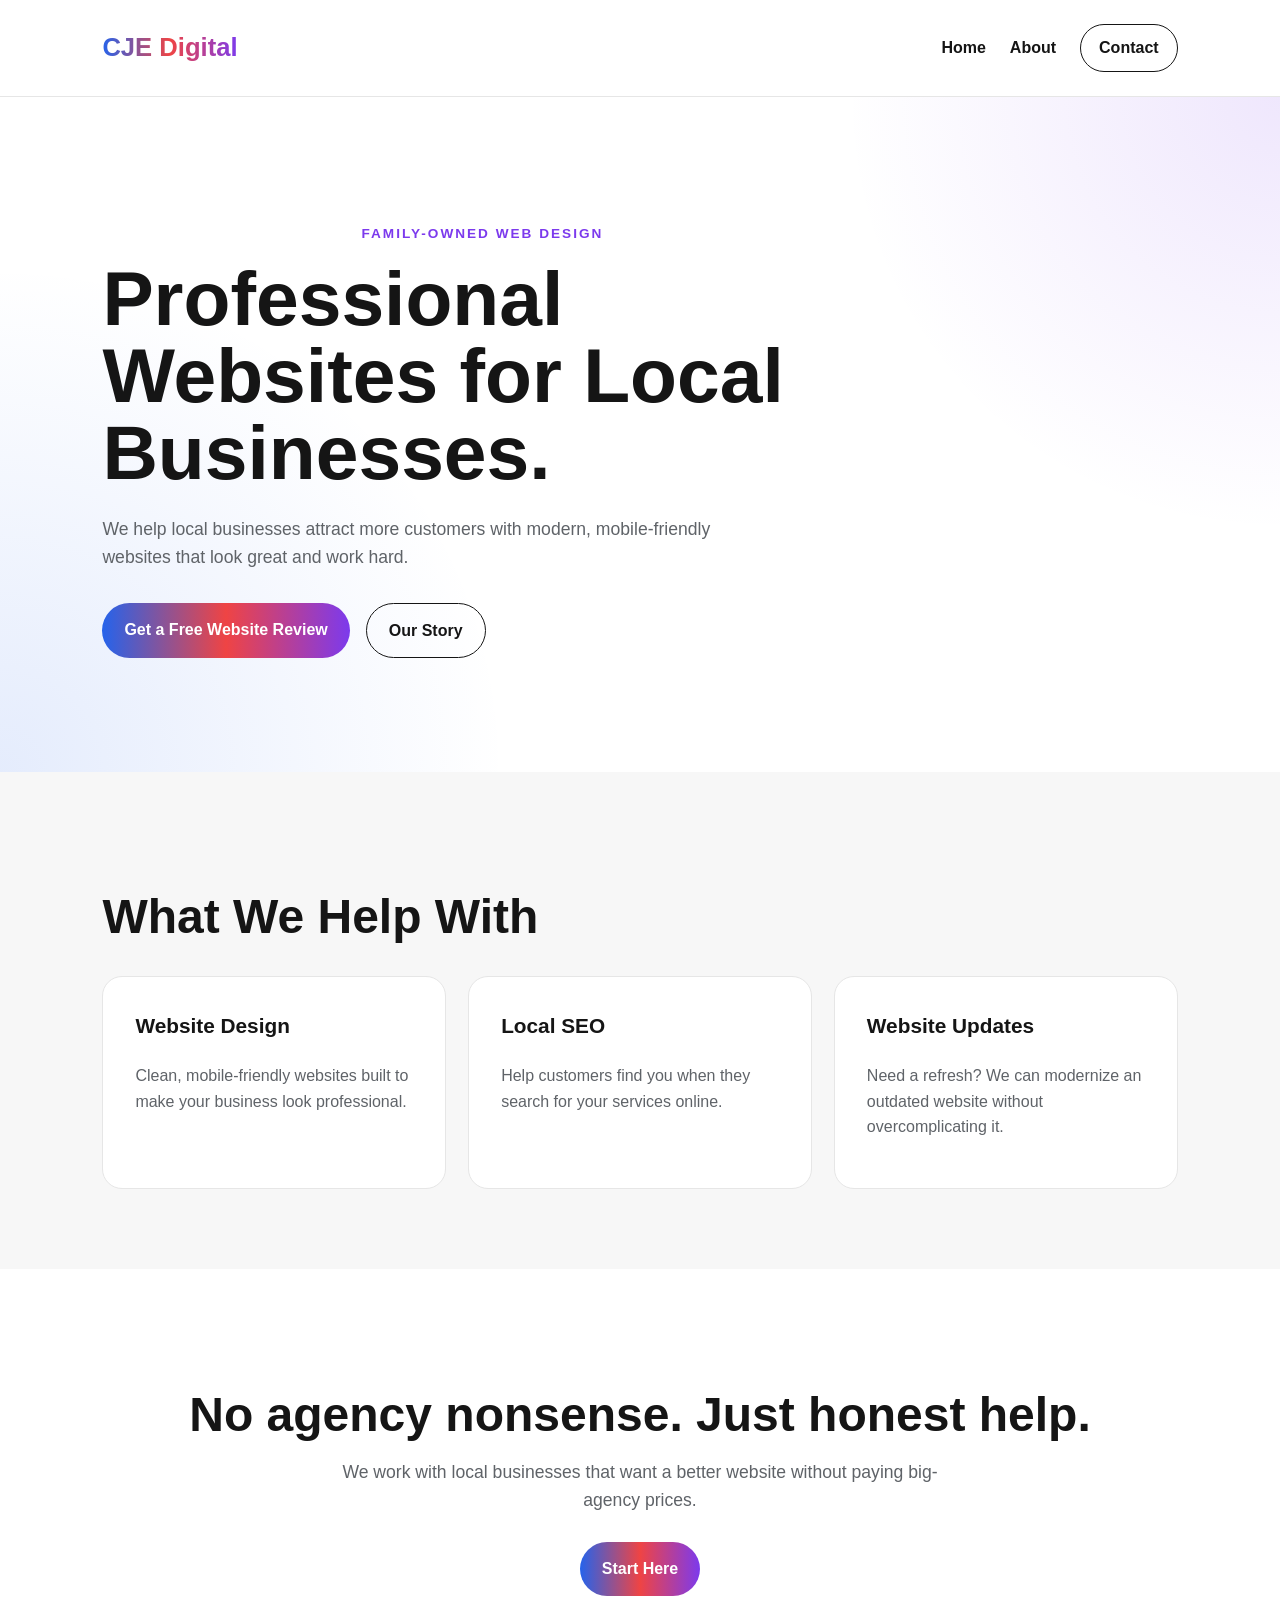
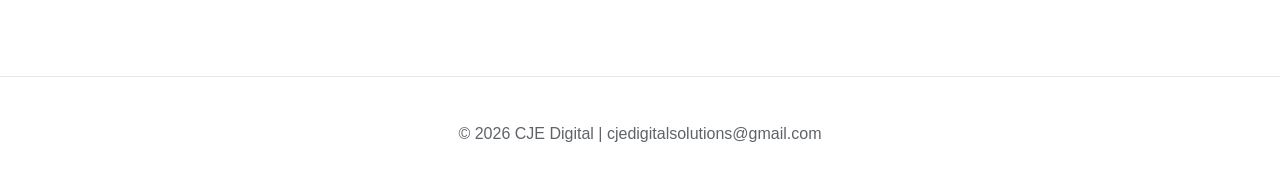
<file: index.html>
<!DOCTYPE html>
<html lang="en">
<head>
  <meta charset="UTF-8" />
  <meta name="viewport" content="width=device-width, initial-scale=1.0" />
  <title>CJE Digital | Websites for Local Businesses</title>
  <link rel="stylesheet" href="styles.css" />
</head>
<body>
  <header class="site-header">
    <a href="index.html" class="logo">CJE Digital</a>
    <nav>
      <a href="index.html">Home</a>
      <a href="about.html">About</a>
      <a href="contact.html" class="nav-button">Contact</a>
    </nav>
  </header>

  <main>
    <section class="hero">
      <div class="hero-content">
        <p class="eyebrow">Family-owned web design</p>
        <h1>Professional Websites for Local Businesses.</h1>
        <p class="hero-text">
          We help local businesses attract more customers with modern,
          mobile-friendly websites that look great and work hard.
        </p>
        <div class="hero-buttons">
          <a href="contact.html" class="button primary">Get a Free Website Review</a>
          <a href="about.html" class="button secondary">Our Story</a>
        </div>
      </div>
    </section>

    <section class="services">
      <h2>What We Help With</h2>
      <div class="service-grid">
        <div class="card">
          <h3>Website Design</h3>
          <p>Clean, mobile-friendly websites built to make your business look professional.</p>
        </div>
        <div class="card">
          <h3>Local SEO</h3>
          <p>Help customers find you when they search for your services online.</p>
        </div>
        <div class="card">
          <h3>Website Updates</h3>
          <p>Need a refresh? We can modernize an outdated website without overcomplicating it.</p>
        </div>
      </div>
    </section>

    <section class="cta">
      <h2>No agency nonsense. Just honest help.</h2>
      <p>We work with local businesses that want a better website without paying big-agency prices.</p>
      <a href="contact.html" class="button primary">Start Here</a>
    </section>
  </main>

  <footer>
    <p>© 2026 CJE Digital | cjedigitalsolutions@gmail.com</p>
  </footer>
</body>
</html>
</file>
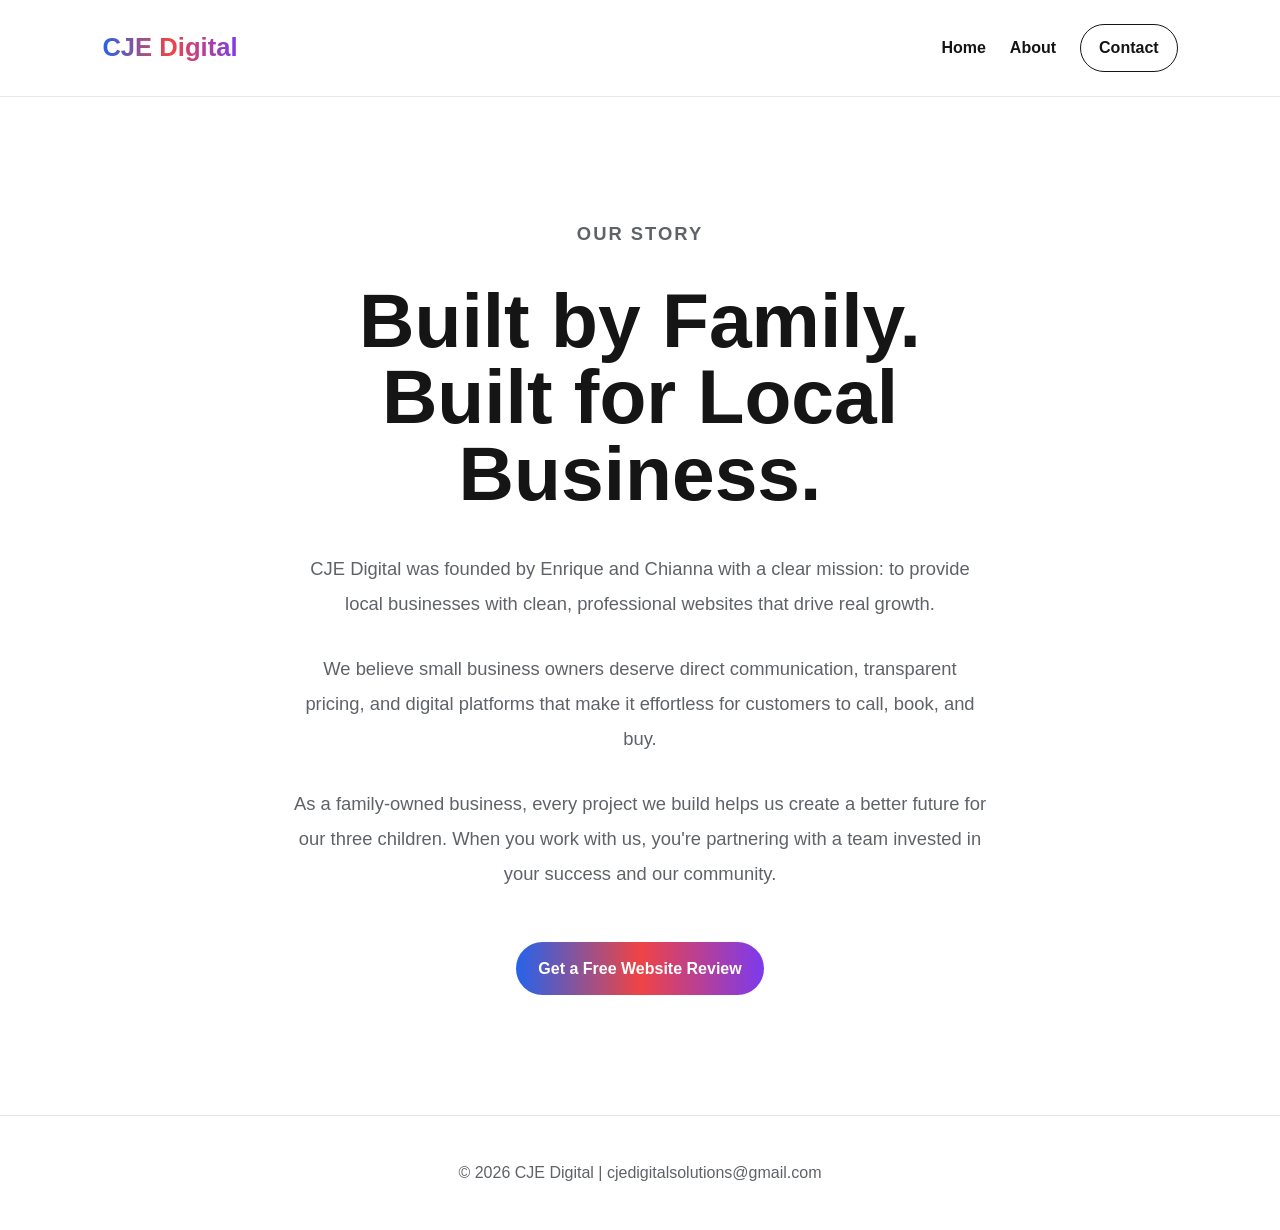
<file: about.html>
<!DOCTYPE html>
<html lang="en">
<head>
  <meta charset="UTF-8" />
  <meta name="viewport" content="width=device-width, initial-scale=1.0" />
  <title>About | CJE Digital</title>
  <link rel="stylesheet" href="styles.css" />
</head>
<body>
  <header class="site-header">
    <a href="index.html" class="logo">CJE Digital</a>

    <nav>
      <a href="index.html">Home</a>
      <a href="about.html">About</a>
      <a href="contact.html" class="nav-button">Contact</a>
    </nav>
  </header>

  <main>
    <section class="page-section about-page">
      <p class="eyebrow">Our Story</p>

      <h1>Built by Family. Built for Local Business.</h1>

      <p>
        CJE Digital was founded by Enrique and Chianna with a clear mission:
        to provide local businesses with clean, professional websites that drive real growth.
      </p>

      <p>
        We believe small business owners deserve direct communication, transparent pricing,
        and digital platforms that make it effortless for customers to call, book, and buy.
      </p>

      <p>
        As a family-owned business, every project we build helps us create a better future
        for our three children. When you work with us, you're partnering with a team invested in your success and our community.
      </p>

      <div class="about-cta">
        <a href="contact.html" class="button primary">
          Get a Free Website Review
        </a>
      </div>
    </section>
  </main>

  <footer>
    <p>© 2026 CJE Digital | cjedigitalsolutions@gmail.com</p>
  </footer>
</body>
</html>
</file>
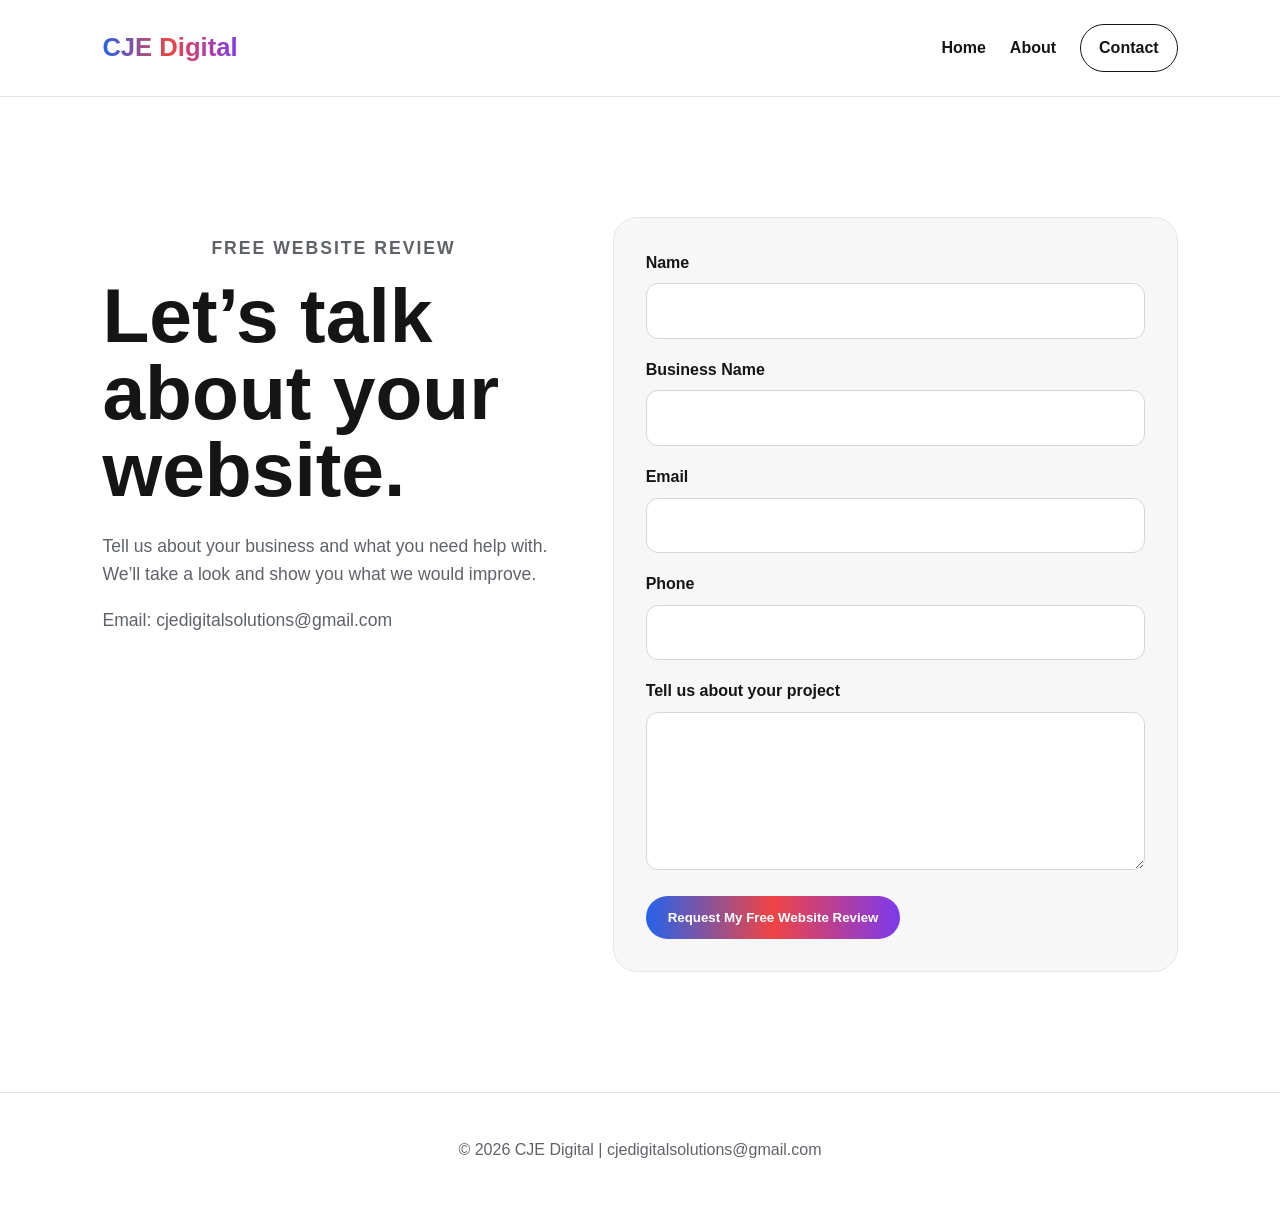
<file: contact.html>
<!DOCTYPE html>
<html lang="en">
<head>
  <meta charset="UTF-8" />
  <meta name="viewport" content="width=device-width, initial-scale=1.0" />
  <title>Contact | CJE Digital</title>
  <link rel="stylesheet" href="styles.css" />
</head>
<body>
  <header class="site-header">
    <a href="index.html" class="logo">CJE Digital</a>
    <nav>
      <a href="index.html">Home</a>
      <a href="about.html">About</a>
      <a href="contact.html" class="nav-button">Contact</a>
    </nav>
  </header>

  <main>
    <section class="page-section contact-section">
      <div>
        <p class="eyebrow">Free website review</p>
        <h1>Let’s talk about your website.</h1>
        <p>
          Tell us about your business and what you need help with.
          We’ll take a look and show you what we would improve.
        </p>
        <p>
          Email: cjedigitalsolutions@gmail.com
        </p>
      </div>

      <form
        class="contact-form"
        action="https://formsubmit.co/cjedigitalsolutions@gmail.com"
        method="POST"
      >
        <input type="hidden" name="_subject" value="New CJE Digital Lead" />
        <input type="hidden" name="_captcha" value="false" />

        <label>
          Name
          <input type="text" name="name" required />
        </label>

        <label>
          Business Name
          <input type="text" name="business" />
        </label>

        <label>
          Email
          <input type="email" name="email" required />
        </label>

        <label>
          Phone
          <input type="tel" name="phone" />
        </label>

        <label>
          Tell us about your project
          <textarea name="message" rows="5" required></textarea>
        </label>

        <button type="submit" class="button primary">
          Request My Free Website Review
        </button>
      </form>
    </section>
  </main>

  <footer>
    <p>© 2026 CJE Digital | cjedigitalsolutions@gmail.com</p>
  </footer>
</body>
</html>
</file>
<file: styles.css>
:root {
  --dark: #151515;
  --gray: #5f6368;
  --light: #f7f7f7;
  --white: #ffffff;
  --border: #e6e6e6;
  --blue: #2563eb;
  --red: #ef4444;
  --purple: #7c3aed;
}

* {
  box-sizing: border-box;
}

body {
  margin: 0;
  font-family: Arial, Helvetica, sans-serif;
  color: var(--dark);
  background: var(--white);
  line-height: 1.6;
}

.site-header {
  width: 100%;
  padding: 24px 8%;
  display: flex;
  justify-content: space-between;
  align-items: center;
  border-bottom: 1px solid var(--border);
  background: var(--white);
}

.logo {
  font-size: 1.6rem;
  font-weight: 800;
  text-decoration: none;
  background: linear-gradient(90deg, var(--blue), var(--red), var(--purple));
  -webkit-background-clip: text;
  -webkit-text-fill-color: transparent;
}

nav {
  display: flex;
  align-items: center;
  gap: 24px;
}

nav a {
  color: var(--dark);
  text-decoration: none;
  font-weight: 600;
}

.nav-button {
  padding: 10px 18px;
  border: 1px solid var(--dark);
  border-radius: 999px;
}

.hero {
  min-height: 75vh;
  display: flex;
  align-items: center;
  padding: 80px 8%;
  background:
    radial-gradient(circle at top right, rgba(124, 58, 237, 0.12), transparent 30%),
    radial-gradient(circle at bottom left, rgba(37, 99, 235, 0.12), transparent 35%),
    var(--white);
}

.hero-content {
  max-width: 760px;
}

.eyebrow {
  color: var(--purple);
  font-weight: 800;
  text-transform: uppercase;
  letter-spacing: 2px;
  font-size: 0.85rem;
  text-align: center;
  margin-bottom: 15px;
}

h1 {
  font-size: clamp(2.5rem, 6vw, 5rem);
  line-height: 1;
  margin: 10px 0 24px;
}

h2 {
  font-size: clamp(2rem, 4vw, 3rem);
  line-height: 1.1;
  margin-bottom: 16px;
}

h3 {
  margin-top: 0;
  font-size: 1.3rem;
}

.hero-text,
.page-section p,
.cta p {
  font-size: 1.1rem;
  color: var(--gray);
  max-width: 650px;
}

.hero-buttons {
  margin-top: 32px;
  display: flex;
  gap: 16px;
  flex-wrap: wrap;
}

.button {
  display: inline-block;
  padding: 14px 22px;
  border-radius: 999px;
  font-weight: 800;
  text-decoration: none;
  border: none;
  cursor: pointer;
}

.primary {
  color: var(--white);
  background: linear-gradient(90deg, var(--blue), var(--red), var(--purple));
}

.secondary {
  color: var(--dark);
  border: 1px solid var(--dark);
  background: transparent;
}

.services {
  padding: 80px 8%;
  background: var(--light);
}

.service-grid {
  display: grid;
  grid-template-columns: repeat(3, 1fr);
  gap: 22px;
  margin-top: 32px;
}

.card {
  background: var(--white);
  padding: 32px;
  border-radius: 20px;
  border: 1px solid var(--border);
}

.card p {
  color: var(--gray);
}

.cta {
  padding: 80px 8%;
  text-align: center;
}

.cta p {
  margin: 0 auto 28px;
}

.page-section {
  padding: 120px 8%;
}

.about-page {
  max-width: 900px;
  margin: auto;
  text-align: center;
}

.about-page h1 {
  margin-bottom: 40px;
}

.about-page p {
  max-width: 750px;
  margin: 0 auto 30px;
  font-size: 1.15rem;
  color: var(--gray);
  line-height: 1.9;
}

.about-cta {
  margin-top: 50px;
}

.contact-section {
  display: grid;
  grid-template-columns: 0.9fr 1.1fr;
  gap: 48px;
  align-items: start;
}

.contact-form {
  background: var(--light);
  padding: 32px;
  border-radius: 24px;
  border: 1px solid var(--border);
}

.contact-form label {
  display: block;
  font-weight: 800;
  margin-bottom: 18px;
}

input,
textarea {
  width: 100%;
  margin-top: 8px;
  padding: 14px;
  border-radius: 12px;
  border: 1px solid #d6d6d6;
  font: inherit;
}

footer {
  padding: 28px 8%;
  text-align: center;
  border-top: 1px solid var(--border);
  color: var(--gray);
}

@media (max-width: 800px) {
  .site-header {
    flex-direction: column;
    gap: 18px;
  }

  nav {
    gap: 16px;
    flex-wrap: wrap;
    justify-content: center;
  }

  .hero {
    min-height: auto;
    padding: 64px 8%;
  }

  .service-grid,
  .contact-section {
    grid-template-columns: 1fr;
  }

  .page-section {
    padding: 80px 8%;
  }
}
</file>
